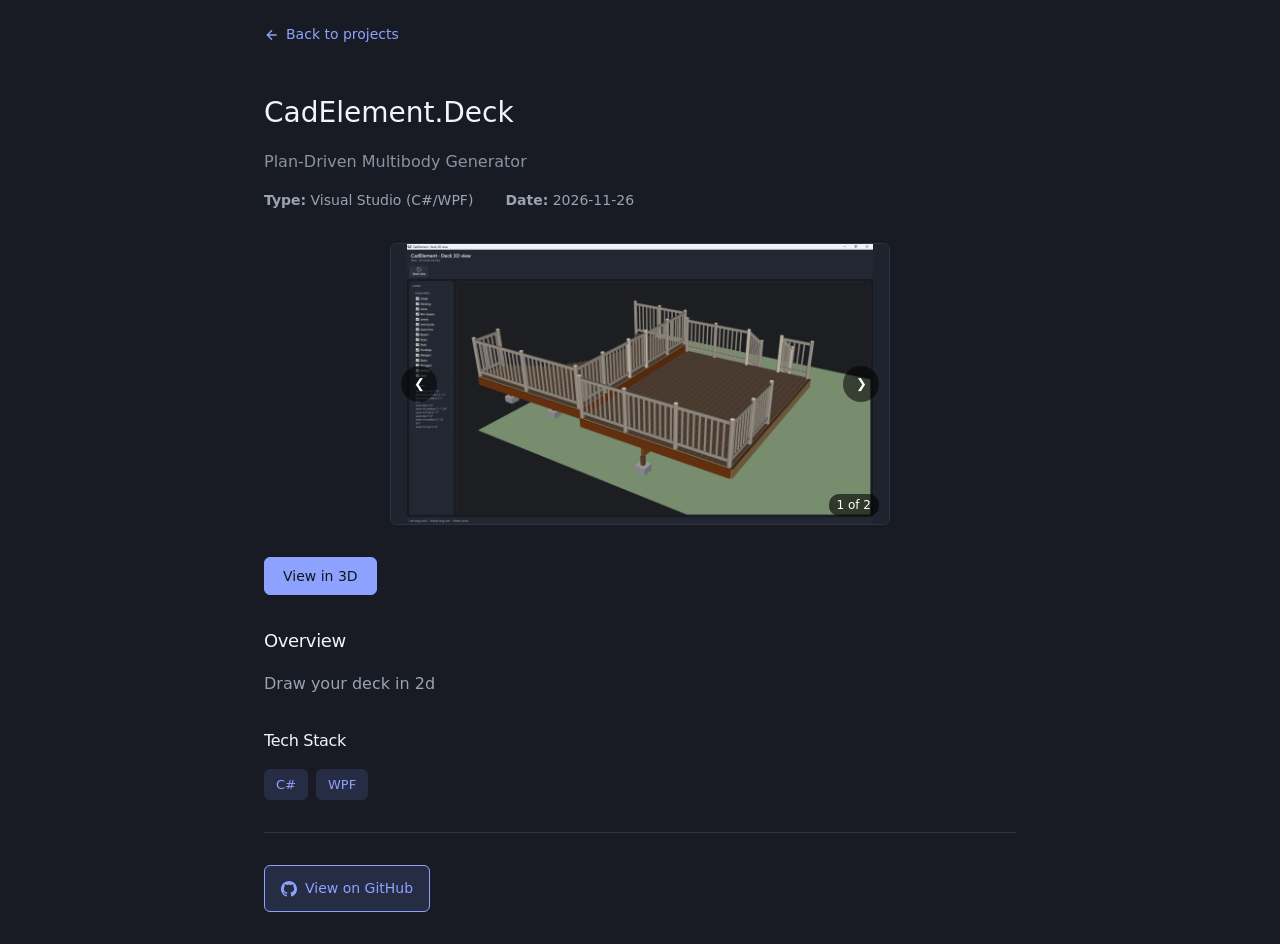
<file: projects/CadElement.Deck/index.html>
﻿<!DOCTYPE html>
<html lang="en">
<head>
    <meta charset="UTF-8">
    <meta name="viewport" content="width=device-width, initial-scale=1.0">
    <title>CadElement.Deck - CadElement</title>
    <link rel="stylesheet" href="../../assets/css/style.css">
</head>
<body>
    <div style="max-width: 800px; margin: 0 auto; padding: 1.5rem;">
        <a href="../../" class="back-link">
            <svg width="16" height="16" viewBox="0 0 24 24" fill="none" stroke="currentColor" stroke-width="2">
                <path d="M19 12H5M12 19l-7-7 7-7"></path>
            </svg>
            Back to projects
        </a>
    </div>
    <main style="max-width: 800px; margin: 0 auto; padding: 0 1.5rem 2rem;">
        <!-- Project Header -->
        <div style="margin-bottom: 2rem;">
            <h1 style="font-size: 28px; font-weight: 500; margin-bottom: 0.5rem;">CadElement.Deck</h1>
            <p style="color: var(--text-dim, #888); margin-bottom: 1rem;">Plan-Driven Multibody Generator</p>
            <div style="display: flex; gap: 2rem; font-size: 14px; color: var(--text-muted, #666); margin-bottom: 1rem;">
                <div><strong>Type:</strong> Visual Studio (C#/WPF)</div>
                <div><strong>Date:</strong> 2026-11-26</div>
            </div>
        </div>
        <!-- Carousel Section -->
        <div style="margin: 2rem 0;">
            <div class="carousel" id="projectCarousel" style="max-width: 500px; margin: 0 auto; aspect-ratio: 16/9;">
                <div class="carousel-track">
                    <div class="carousel-slide active">
                        <img src="screenshots/1.png" alt="CadElement.Deck Screenshot 1">
                    </div>
                    <div class="carousel-slide">
                        <img src="screenshots/2.png" alt="CadElement.Deck Screenshot 2">
                    </div>
                </div>
                <button class="carousel-btn carousel-prev">❮</button>
                <button class="carousel-btn carousel-next">❯</button>
                <div class="carousel-counter">1 of 2</div>
            </div>
        </div>
        <!-- 3D Viewer -->
        <div style="margin: 2rem 0;">
            <div style="display: flex; flex-wrap: wrap; gap: 12px;">
                <button id="view3dBtn" style="padding: 10px 18px; border-radius: 6px; border: 1px solid var(--accent, #185FA5); font-size: 14px; font-weight: 500; text-decoration: none; cursor: pointer; font-family: inherit; background: var(--accent, #185FA5); color: var(--on-accent, #fff);">View in 3D</button>
            </div>
            <div id="viewer3d" hidden></div>
        </div>
        <!-- Overview -->
        <div style="margin: 2rem 0;">
            <h2 style="font-size: 18px; font-weight: 500; margin-bottom: 1rem;">Overview</h2>
            <p style="color: var(--text-muted, #666); line-height: 1.7;">Draw your deck in 2d</p>
        </div>
        <div style="display: grid; grid-template-columns: 1fr 1fr; gap: 2rem; margin: 2rem 0;">
            <!-- Tech Stack -->
            <div>
                <h2 style="font-size: 16px; font-weight: 500; margin-bottom: 1rem;">Tech Stack</h2>
                <div style="display: flex; flex-wrap: wrap; gap: 8px;">
                    <span style="background: var(--tag-bg, #E6F1FB); color: var(--accent, #185FA5); padding: 6px 12px; border-radius: 6px; font-size: 13px; font-weight: 500;">C#</span>
                    <span style="background: var(--tag-bg, #E6F1FB); color: var(--accent, #185FA5); padding: 6px 12px; border-radius: 6px; font-size: 13px; font-weight: 500;">WPF</span>
                </div>
            </div>
        </div>
        <!-- GitHub Link -->
        <div style="margin-top: 2rem; padding-top: 2rem; border-top: 1px solid var(--line, #E0E0E0);">
            <a href="https://github.com/michelvilleneuve/CadElement.Deck" target="_blank" style="display: inline-flex; align-items: center; gap: 8px; padding: 12px 16px; background: var(--tag-bg, #E6F1FB); color: var(--accent, #185FA5); border: 1px solid var(--accent, #185FA5); border-radius: 6px; text-decoration: none; font-weight: 500; font-size: 14px;">
                <svg width="16" height="16" viewBox="0 0 24 24" fill="currentColor">
                    <path d="M12 0c-6.626 0-12 5.373-12 12 0 5.302 3.438 9.8 8.207 11.387.599.111.793-.261.793-.577v-2.234c-3.338.726-4.033-1.416-4.033-1.416-.546-1.387-1.333-1.756-1.333-1.756-1.089-.745.083-.729.083-.729 1.205.084 1.839 1.237 1.839 1.237 1.07 1.834 2.807 1.304 3.492.997.107-.775.418-1.305.762-1.604-2.665-.305-5.467-1.334-5.467-5.931 0-1.311.469-2.381 1.236-3.221-.124-.303-.535-1.524.117-3.176 0 0 1.008-.322 3.301 1.23.957-.266 1.983-.399 3.003-.404 1.02.005 2.047.138 3.006.404 2.291-1.552 3.297-1.23 3.297-1.23.653 1.653.242 2.874.118 3.176.77.84 1.235 1.911 1.235 3.221 0 4.609-2.807 5.624-5.479 5.921.43.372.823 1.102.823 2.222v 3.293c0 .319.192.694.801.576 4.765-1.589 8.199-6.086 8.199-11.386 0-6.627-5.373-12-12-12z"/>
                </svg>
                View on GitHub
            </a>
        </div>
    </main>

    <script src="../../assets/js/script.js"></script>
    <script src="../../assets/js/viewer.js"></script>
    <script>StepViewer.init('viewer3d', 'view3dBtn', "deck.asm.stp", null);</script>
    <script>
        // Initialize carousel on this page
        new Carousel('projectCarousel');
    </script>
</body>
</html>
</file>
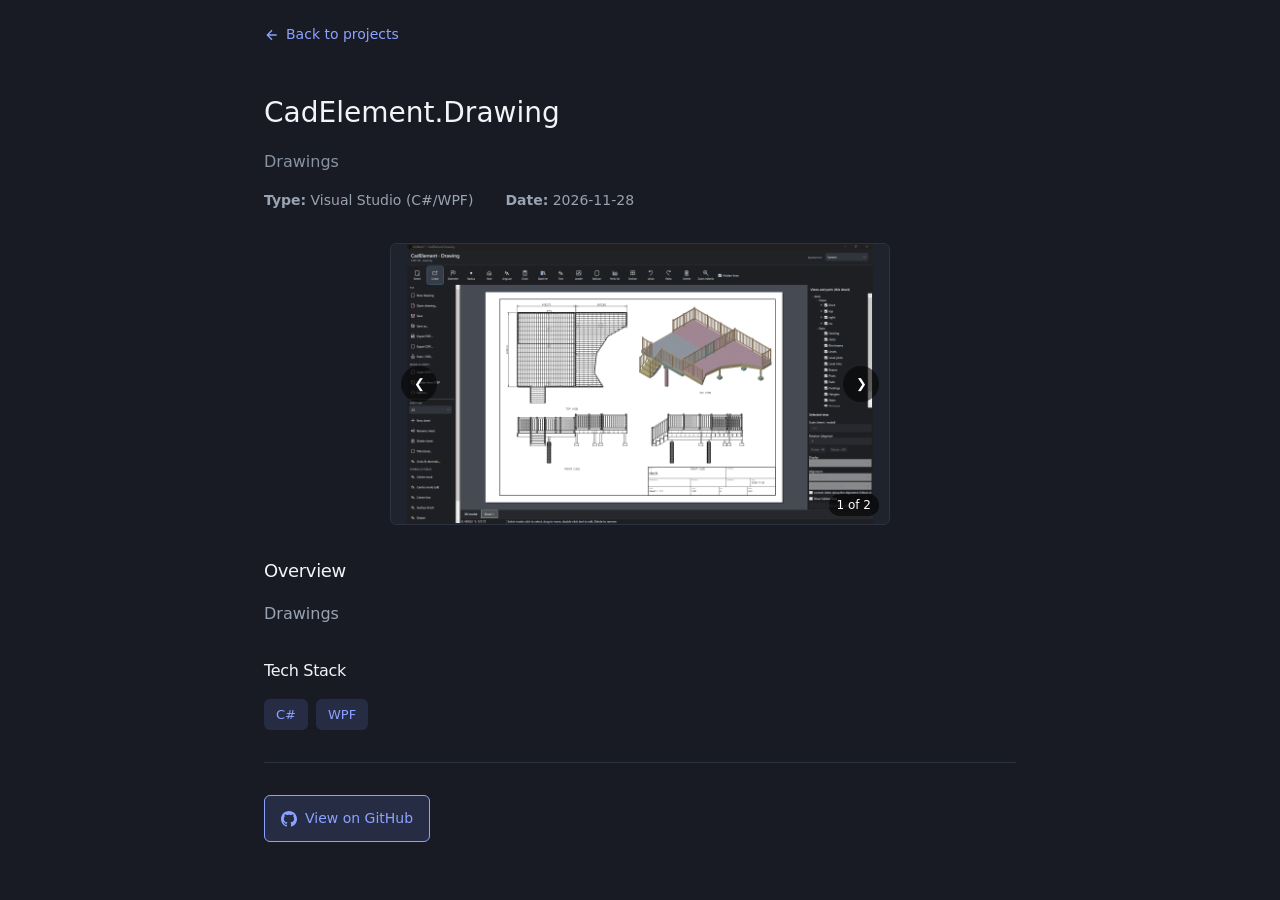
<file: projects/CadElement.Drawing/index.html>
﻿<!DOCTYPE html>
<html lang="en">
<head>
    <meta charset="UTF-8">
    <meta name="viewport" content="width=device-width, initial-scale=1.0">
    <title>CadElement.Drawing - CadElement</title>
    <link rel="stylesheet" href="../../assets/css/style.css">
</head>
<body>
    <div style="max-width: 800px; margin: 0 auto; padding: 1.5rem;">
        <a href="../../" class="back-link">
            <svg width="16" height="16" viewBox="0 0 24 24" fill="none" stroke="currentColor" stroke-width="2">
                <path d="M19 12H5M12 19l-7-7 7-7"></path>
            </svg>
            Back to projects
        </a>
    </div>
    <main style="max-width: 800px; margin: 0 auto; padding: 0 1.5rem 2rem;">
        <!-- Project Header -->
        <div style="margin-bottom: 2rem;">
            <h1 style="font-size: 28px; font-weight: 500; margin-bottom: 0.5rem;">CadElement.Drawing</h1>
            <p style="color: var(--text-dim, #888); margin-bottom: 1rem;">Drawings</p>
            <div style="display: flex; gap: 2rem; font-size: 14px; color: var(--text-muted, #666); margin-bottom: 1rem;">
                <div><strong>Type:</strong> Visual Studio (C#/WPF)</div>
                <div><strong>Date:</strong> 2026-11-28</div>
            </div>
        </div>
        <!-- Carousel Section -->
        <div style="margin: 2rem 0;">
            <div class="carousel" id="projectCarousel" style="max-width: 500px; margin: 0 auto; aspect-ratio: 16/9;">
                <div class="carousel-track">
                    <div class="carousel-slide active">
                        <img src="screenshots/1.png" alt="CadElement.Drawing Screenshot 1">
                    </div>
                    <div class="carousel-slide">
                        <img src="screenshots/2.png" alt="CadElement.Drawing Screenshot 2">
                    </div>
                </div>
                <button class="carousel-btn carousel-prev">❮</button>
                <button class="carousel-btn carousel-next">❯</button>
                <div class="carousel-counter">1 of 2</div>
            </div>
        </div>
        <!-- Overview -->
        <div style="margin: 2rem 0;">
            <h2 style="font-size: 18px; font-weight: 500; margin-bottom: 1rem;">Overview</h2>
            <p style="color: var(--text-muted, #666); line-height: 1.7;">Drawings</p>
        </div>
        <div style="display: grid; grid-template-columns: 1fr 1fr; gap: 2rem; margin: 2rem 0;">
            <!-- Tech Stack -->
            <div>
                <h2 style="font-size: 16px; font-weight: 500; margin-bottom: 1rem;">Tech Stack</h2>
                <div style="display: flex; flex-wrap: wrap; gap: 8px;">
                    <span style="background: var(--tag-bg, #E6F1FB); color: var(--accent, #185FA5); padding: 6px 12px; border-radius: 6px; font-size: 13px; font-weight: 500;">C#</span>
                    <span style="background: var(--tag-bg, #E6F1FB); color: var(--accent, #185FA5); padding: 6px 12px; border-radius: 6px; font-size: 13px; font-weight: 500;">WPF</span>
                </div>
            </div>
        </div>
        <!-- GitHub Link -->
        <div style="margin-top: 2rem; padding-top: 2rem; border-top: 1px solid var(--line, #E0E0E0);">
            <a href="https://github.com/michelvilleneuve/CadElement.Drawing" target="_blank" style="display: inline-flex; align-items: center; gap: 8px; padding: 12px 16px; background: var(--tag-bg, #E6F1FB); color: var(--accent, #185FA5); border: 1px solid var(--accent, #185FA5); border-radius: 6px; text-decoration: none; font-weight: 500; font-size: 14px;">
                <svg width="16" height="16" viewBox="0 0 24 24" fill="currentColor">
                    <path d="M12 0c-6.626 0-12 5.373-12 12 0 5.302 3.438 9.8 8.207 11.387.599.111.793-.261.793-.577v-2.234c-3.338.726-4.033-1.416-4.033-1.416-.546-1.387-1.333-1.756-1.333-1.756-1.089-.745.083-.729.083-.729 1.205.084 1.839 1.237 1.839 1.237 1.07 1.834 2.807 1.304 3.492.997.107-.775.418-1.305.762-1.604-2.665-.305-5.467-1.334-5.467-5.931 0-1.311.469-2.381 1.236-3.221-.124-.303-.535-1.524.117-3.176 0 0 1.008-.322 3.301 1.23.957-.266 1.983-.399 3.003-.404 1.02.005 2.047.138 3.006.404 2.291-1.552 3.297-1.23 3.297-1.23.653 1.653.242 2.874.118 3.176.77.84 1.235 1.911 1.235 3.221 0 4.609-2.807 5.624-5.479 5.921.43.372.823 1.102.823 2.222v 3.293c0 .319.192.694.801.576 4.765-1.589 8.199-6.086 8.199-11.386 0-6.627-5.373-12-12-12z"/>
                </svg>
                View on GitHub
            </a>
        </div>
    </main>

    <script src="../../assets/js/script.js"></script>
    <script>
        // Initialize carousel on this page
        new Carousel('projectCarousel');
    </script>
</body>
</html>
</file>
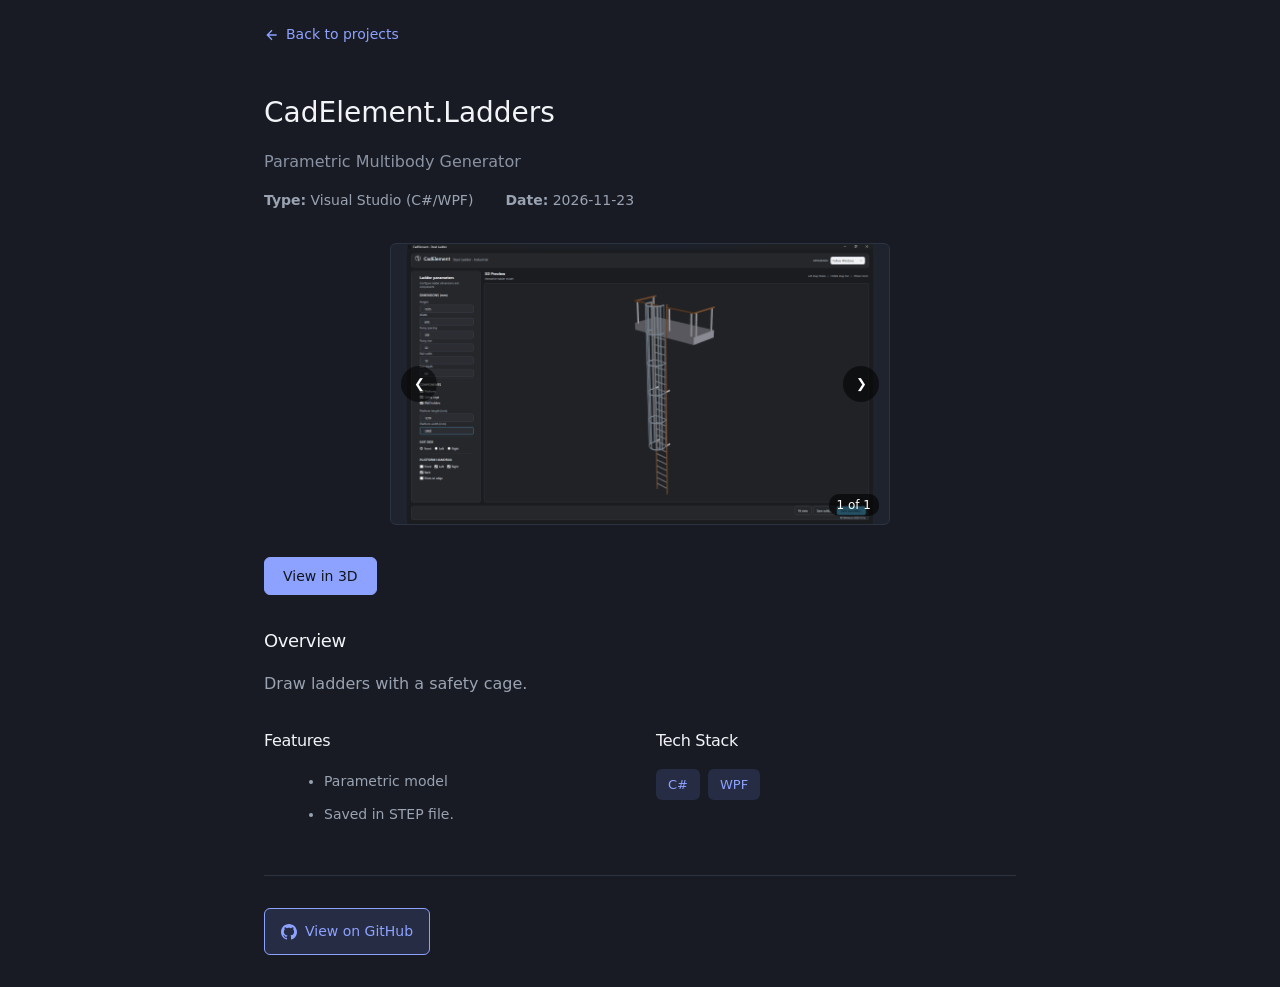
<file: projects/CadElement.Ladders/index.html>
﻿<!DOCTYPE html>
<html lang="en">
<head>
    <meta charset="UTF-8">
    <meta name="viewport" content="width=device-width, initial-scale=1.0">
    <title>CadElement.Ladders - CadElement</title>
    <link rel="stylesheet" href="../../assets/css/style.css">
</head>
<body>
    <div style="max-width: 800px; margin: 0 auto; padding: 1.5rem;">
        <a href="../../" class="back-link">
            <svg width="16" height="16" viewBox="0 0 24 24" fill="none" stroke="currentColor" stroke-width="2">
                <path d="M19 12H5M12 19l-7-7 7-7"></path>
            </svg>
            Back to projects
        </a>
    </div>
    <main style="max-width: 800px; margin: 0 auto; padding: 0 1.5rem 2rem;">
        <!-- Project Header -->
        <div style="margin-bottom: 2rem;">
            <h1 style="font-size: 28px; font-weight: 500; margin-bottom: 0.5rem;">CadElement.Ladders</h1>
            <p style="color: var(--text-dim, #888); margin-bottom: 1rem;">Parametric Multibody Generator</p>
            <div style="display: flex; gap: 2rem; font-size: 14px; color: var(--text-muted, #666); margin-bottom: 1rem;">
                <div><strong>Type:</strong> Visual Studio (C#/WPF)</div>
                <div><strong>Date:</strong> 2026-11-23</div>
            </div>
        </div>
        <!-- Carousel Section -->
        <div style="margin: 2rem 0;">
            <div class="carousel" id="projectCarousel" style="max-width: 500px; margin: 0 auto; aspect-ratio: 16/9;">
                <div class="carousel-track">
                    <div class="carousel-slide active">
                        <img src="screenshots/1.png" alt="CadElement.Ladders Screenshot 1">
                    </div>
                </div>
                <button class="carousel-btn carousel-prev">❮</button>
                <button class="carousel-btn carousel-next">❯</button>
                <div class="carousel-counter">1 of 1</div>
            </div>
        </div>
        <!-- 3D Viewer -->
        <div style="margin: 2rem 0;">
            <div style="display: flex; flex-wrap: wrap; gap: 12px;">
                <button id="view3dBtn" style="padding: 10px 18px; border-radius: 6px; border: 1px solid var(--accent, #185FA5); font-size: 14px; font-weight: 500; text-decoration: none; cursor: pointer; font-family: inherit; background: var(--accent, #185FA5); color: var(--on-accent, #fff);">View in 3D</button>
            </div>
            <div id="viewer3d" hidden></div>
        </div>
        <!-- Overview -->
        <div style="margin: 2rem 0;">
            <h2 style="font-size: 18px; font-weight: 500; margin-bottom: 1rem;">Overview</h2>
            <p style="color: var(--text-muted, #666); line-height: 1.7;">Draw ladders with a safety cage.</p>
        </div>
        <div style="display: grid; grid-template-columns: 1fr 1fr; gap: 2rem; margin: 2rem 0;">
            <!-- Features -->
            <div>
                <h2 style="font-size: 16px; font-weight: 500; margin-bottom: 1rem;">Features</h2>
                <ul style="margin-left: 1.25rem; line-height: 1.8;">
                    <li style="margin-bottom: 0.5rem; font-size: 14px; color: var(--text-muted, #666);">Parametric model</li>
                    <li style="margin-bottom: 0.5rem; font-size: 14px; color: var(--text-muted, #666);">Saved in STEP file.</li>
                </ul>
            </div>
            <!-- Tech Stack -->
            <div>
                <h2 style="font-size: 16px; font-weight: 500; margin-bottom: 1rem;">Tech Stack</h2>
                <div style="display: flex; flex-wrap: wrap; gap: 8px;">
                    <span style="background: var(--tag-bg, #E6F1FB); color: var(--accent, #185FA5); padding: 6px 12px; border-radius: 6px; font-size: 13px; font-weight: 500;">C#</span>
                    <span style="background: var(--tag-bg, #E6F1FB); color: var(--accent, #185FA5); padding: 6px 12px; border-radius: 6px; font-size: 13px; font-weight: 500;">WPF</span>
                </div>
            </div>
        </div>
        <!-- GitHub Link -->
        <div style="margin-top: 2rem; padding-top: 2rem; border-top: 1px solid var(--line, #E0E0E0);">
            <a href="https://github.com/michelvilleneuve/CadElement.Ladders" target="_blank" style="display: inline-flex; align-items: center; gap: 8px; padding: 12px 16px; background: var(--tag-bg, #E6F1FB); color: var(--accent, #185FA5); border: 1px solid var(--accent, #185FA5); border-radius: 6px; text-decoration: none; font-weight: 500; font-size: 14px;">
                <svg width="16" height="16" viewBox="0 0 24 24" fill="currentColor">
                    <path d="M12 0c-6.626 0-12 5.373-12 12 0 5.302 3.438 9.8 8.207 11.387.599.111.793-.261.793-.577v-2.234c-3.338.726-4.033-1.416-4.033-1.416-.546-1.387-1.333-1.756-1.333-1.756-1.089-.745.083-.729.083-.729 1.205.084 1.839 1.237 1.839 1.237 1.07 1.834 2.807 1.304 3.492.997.107-.775.418-1.305.762-1.604-2.665-.305-5.467-1.334-5.467-5.931 0-1.311.469-2.381 1.236-3.221-.124-.303-.535-1.524.117-3.176 0 0 1.008-.322 3.301 1.23.957-.266 1.983-.399 3.003-.404 1.02.005 2.047.138 3.006.404 2.291-1.552 3.297-1.23 3.297-1.23.653 1.653.242 2.874.118 3.176.77.84 1.235 1.911 1.235 3.221 0 4.609-2.807 5.624-5.479 5.921.43.372.823 1.102.823 2.222v 3.293c0 .319.192.694.801.576 4.765-1.589 8.199-6.086 8.199-11.386 0-6.627-5.373-12-12-12z"/>
                </svg>
                View on GitHub
            </a>
        </div>
    </main>

    <script src="../../assets/js/script.js"></script>
    <script src="../../assets/js/viewer.js"></script>
    <script>StepViewer.init('viewer3d', 'view3dBtn', "ladder.asm.step", null);</script>
    <script>
        // Initialize carousel on this page
        new Carousel('projectCarousel');
    </script>
</body>
</html>
</file>
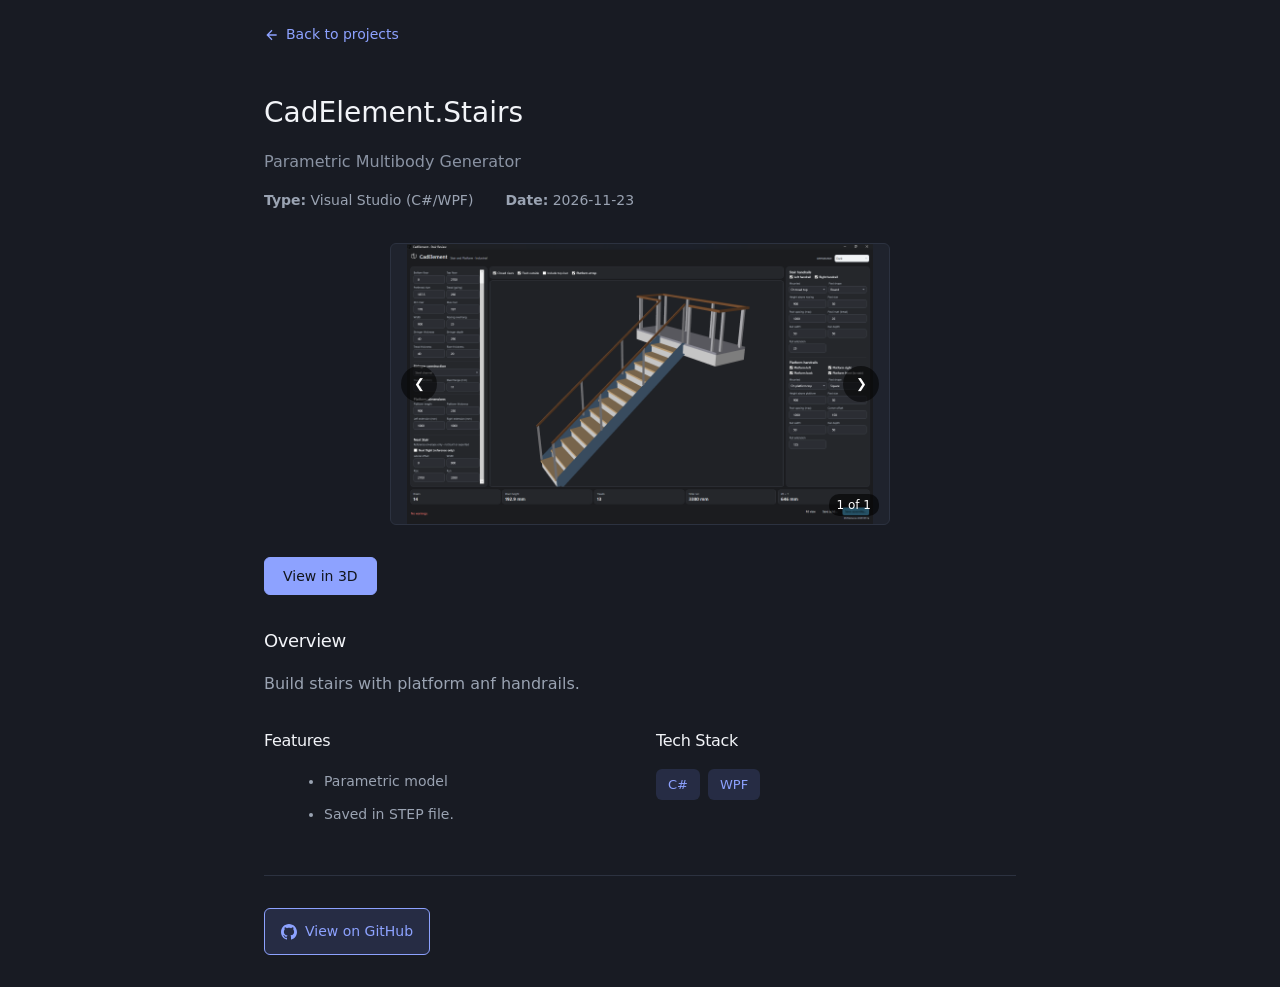
<file: projects/CadElement.Stairs/index.html>
﻿<!DOCTYPE html>
<html lang="en">
<head>
    <meta charset="UTF-8">
    <meta name="viewport" content="width=device-width, initial-scale=1.0">
    <title>CadElement.Stairs - CadElement</title>
    <link rel="stylesheet" href="../../assets/css/style.css">
</head>
<body>
    <div style="max-width: 800px; margin: 0 auto; padding: 1.5rem;">
        <a href="../../" class="back-link">
            <svg width="16" height="16" viewBox="0 0 24 24" fill="none" stroke="currentColor" stroke-width="2">
                <path d="M19 12H5M12 19l-7-7 7-7"></path>
            </svg>
            Back to projects
        </a>
    </div>
    <main style="max-width: 800px; margin: 0 auto; padding: 0 1.5rem 2rem;">
        <!-- Project Header -->
        <div style="margin-bottom: 2rem;">
            <h1 style="font-size: 28px; font-weight: 500; margin-bottom: 0.5rem;">CadElement.Stairs</h1>
            <p style="color: var(--text-dim, #888); margin-bottom: 1rem;">Parametric Multibody Generator</p>
            <div style="display: flex; gap: 2rem; font-size: 14px; color: var(--text-muted, #666); margin-bottom: 1rem;">
                <div><strong>Type:</strong> Visual Studio (C#/WPF)</div>
                <div><strong>Date:</strong> 2026-11-23</div>
            </div>
        </div>
        <!-- Carousel Section -->
        <div style="margin: 2rem 0;">
            <div class="carousel" id="projectCarousel" style="max-width: 500px; margin: 0 auto; aspect-ratio: 16/9;">
                <div class="carousel-track">
                    <div class="carousel-slide active">
                        <img src="screenshots/1.png" alt="CadElement.Stairs Screenshot 1">
                    </div>
                </div>
                <button class="carousel-btn carousel-prev">❮</button>
                <button class="carousel-btn carousel-next">❯</button>
                <div class="carousel-counter">1 of 1</div>
            </div>
        </div>
        <!-- 3D Viewer -->
        <div style="margin: 2rem 0;">
            <div style="display: flex; flex-wrap: wrap; gap: 12px;">
                <button id="view3dBtn" style="padding: 10px 18px; border-radius: 6px; border: 1px solid var(--accent, #185FA5); font-size: 14px; font-weight: 500; text-decoration: none; cursor: pointer; font-family: inherit; background: var(--accent, #185FA5); color: var(--on-accent, #fff);">View in 3D</button>
            </div>
            <div id="viewer3d" hidden></div>
        </div>
        <!-- Overview -->
        <div style="margin: 2rem 0;">
            <h2 style="font-size: 18px; font-weight: 500; margin-bottom: 1rem;">Overview</h2>
            <p style="color: var(--text-muted, #666); line-height: 1.7;">Build stairs with platform anf handrails.</p>
        </div>
        <div style="display: grid; grid-template-columns: 1fr 1fr; gap: 2rem; margin: 2rem 0;">
            <!-- Features -->
            <div>
                <h2 style="font-size: 16px; font-weight: 500; margin-bottom: 1rem;">Features</h2>
                <ul style="margin-left: 1.25rem; line-height: 1.8;">
                    <li style="margin-bottom: 0.5rem; font-size: 14px; color: var(--text-muted, #666);">Parametric model</li>
                    <li style="margin-bottom: 0.5rem; font-size: 14px; color: var(--text-muted, #666);">Saved in STEP file.</li>
                </ul>
            </div>
            <!-- Tech Stack -->
            <div>
                <h2 style="font-size: 16px; font-weight: 500; margin-bottom: 1rem;">Tech Stack</h2>
                <div style="display: flex; flex-wrap: wrap; gap: 8px;">
                    <span style="background: var(--tag-bg, #E6F1FB); color: var(--accent, #185FA5); padding: 6px 12px; border-radius: 6px; font-size: 13px; font-weight: 500;">C#</span>
                    <span style="background: var(--tag-bg, #E6F1FB); color: var(--accent, #185FA5); padding: 6px 12px; border-radius: 6px; font-size: 13px; font-weight: 500;">WPF</span>
                </div>
            </div>
        </div>
        <!-- GitHub Link -->
        <div style="margin-top: 2rem; padding-top: 2rem; border-top: 1px solid var(--line, #E0E0E0);">
            <a href="https://github.com/michelvilleneuve/CadElement.Stairs" target="_blank" style="display: inline-flex; align-items: center; gap: 8px; padding: 12px 16px; background: var(--tag-bg, #E6F1FB); color: var(--accent, #185FA5); border: 1px solid var(--accent, #185FA5); border-radius: 6px; text-decoration: none; font-weight: 500; font-size: 14px;">
                <svg width="16" height="16" viewBox="0 0 24 24" fill="currentColor">
                    <path d="M12 0c-6.626 0-12 5.373-12 12 0 5.302 3.438 9.8 8.207 11.387.599.111.793-.261.793-.577v-2.234c-3.338.726-4.033-1.416-4.033-1.416-.546-1.387-1.333-1.756-1.333-1.756-1.089-.745.083-.729.083-.729 1.205.084 1.839 1.237 1.839 1.237 1.07 1.834 2.807 1.304 3.492.997.107-.775.418-1.305.762-1.604-2.665-.305-5.467-1.334-5.467-5.931 0-1.311.469-2.381 1.236-3.221-.124-.303-.535-1.524.117-3.176 0 0 1.008-.322 3.301 1.23.957-.266 1.983-.399 3.003-.404 1.02.005 2.047.138 3.006.404 2.291-1.552 3.297-1.23 3.297-1.23.653 1.653.242 2.874.118 3.176.77.84 1.235 1.911 1.235 3.221 0 4.609-2.807 5.624-5.479 5.921.43.372.823 1.102.823 2.222v 3.293c0 .319.192.694.801.576 4.765-1.589 8.199-6.086 8.199-11.386 0-6.627-5.373-12-12-12z"/>
                </svg>
                View on GitHub
            </a>
        </div>
    </main>

    <script src="../../assets/js/script.js"></script>
    <script src="../../assets/js/viewer.js"></script>
    <script>StepViewer.init('viewer3d', 'view3dBtn', "stairs.asm.step", null);</script>
    <script>
        // Initialize carousel on this page
        new Carousel('projectCarousel');
    </script>
</body>
</html>
</file>
<file: assets/css/style.css>
:root { --on-accent:#12151c; --bg:#181b23; --panel:#1f232d; --text:#f2f4f8; --text-muted:#9aa3b2; --text-dim:#8a93a3;
  --line:#2c3240; --accent:#8da2ff; --tag-bg:#262c44; --mono:ui-monospace,"Cascadia Mono",Consolas,monospace; }
* { box-sizing:border-box; }
body { margin:0; background:var(--bg); color:var(--text); font-family:system-ui,-apple-system,"Segoe UI",sans-serif; line-height:1.5; }
a { color:var(--accent); }
.wrap { max-width:1100px; margin:0 auto; padding:0 1.5rem; }
.muted { color:var(--text-muted); font-size:14px; }
footer { padding:2rem 1.5rem; border-top:1px solid var(--line); margin-top:4rem; }

.eyebrow, .meta, .chip { font-family:var(--mono); text-transform:uppercase; letter-spacing:.08em; font-size:12px; }
.eyebrow { color:var(--accent); margin:0 0 1rem; }
.hero { padding:5rem 0 0; }
.hero h1 { font-size:clamp(48px,10vw,88px); line-height:1.05; font-weight:600; margin:0 0 .75rem; letter-spacing:-.03em; }
.tagline { font-size:clamp(20px,3vw,28px); font-weight:500; margin:0 0 1rem; }
.lead { font-size:18px; color:var(--text-muted); max-width:680px; margin:0 0 1.5rem; }


.section-head { margin:4rem 0 2rem; }
h2 { font-size:clamp(28px,4vw,42px); font-weight:600; margin:0; letter-spacing:-.02em; }
.filters { display:flex; flex-wrap:wrap; gap:8px; margin-bottom:1.5rem; }
.chip { border:1px solid var(--line); background:transparent; color:var(--text-muted); padding:6px 12px; border-radius:4px; cursor:pointer; }
.chip.on { border-color:var(--accent); color:var(--accent); }

.grid { display:grid; grid-template-columns:repeat(auto-fill,minmax(420px,1fr)); gap:2rem; }
.card { display:block; color:inherit; text-decoration:none; }
.shot { border:1px solid var(--line); border-radius:6px; overflow:hidden; background:var(--panel); }
.shot img { width:100%; aspect-ratio:16/9; object-fit:cover; display:block; transition:transform .25s; }
.card:hover .shot img { transform:scale(1.02); }
.card:hover h3 { color:var(--accent); }
.meta { display:flex; justify-content:space-between; color:var(--text-dim); margin:1rem 0 .5rem; }
.card h3 { margin:0 0 .25rem; font-size:26px; font-weight:600; letter-spacing:-.01em; }
.card p { margin:0; color:var(--text-muted); }
@media (max-width:520px) { .grid { grid-template-columns:1fr; } }

/* Used by generated detail pages */
.back-link { display:inline-flex; align-items:center; gap:6px; text-decoration:none; font-size:14px; }
.carousel { position:relative; overflow:hidden; border:1px solid var(--line); border-radius:6px; background:var(--panel); }
.carousel-track, .carousel-slide { width:100%; height:100%; }
.carousel-slide { display:none; }
.carousel-slide.active { display:block; }
.carousel-slide img { width:100%; height:100%; object-fit:contain; display:block; }
.carousel-btn { position:absolute; top:50%; transform:translateY(-50%); border:0; background:rgba(0,0,0,.55); color:#fff; width:36px; height:36px; border-radius:50%; cursor:pointer; }
.carousel-prev { left:10px; } .carousel-next { right:10px; }
.carousel-counter { position:absolute; bottom:8px; right:10px; background:rgba(0,0,0,.6); color:#fff; font-size:12px; padding:2px 8px; border-radius:10px; }
</file>
